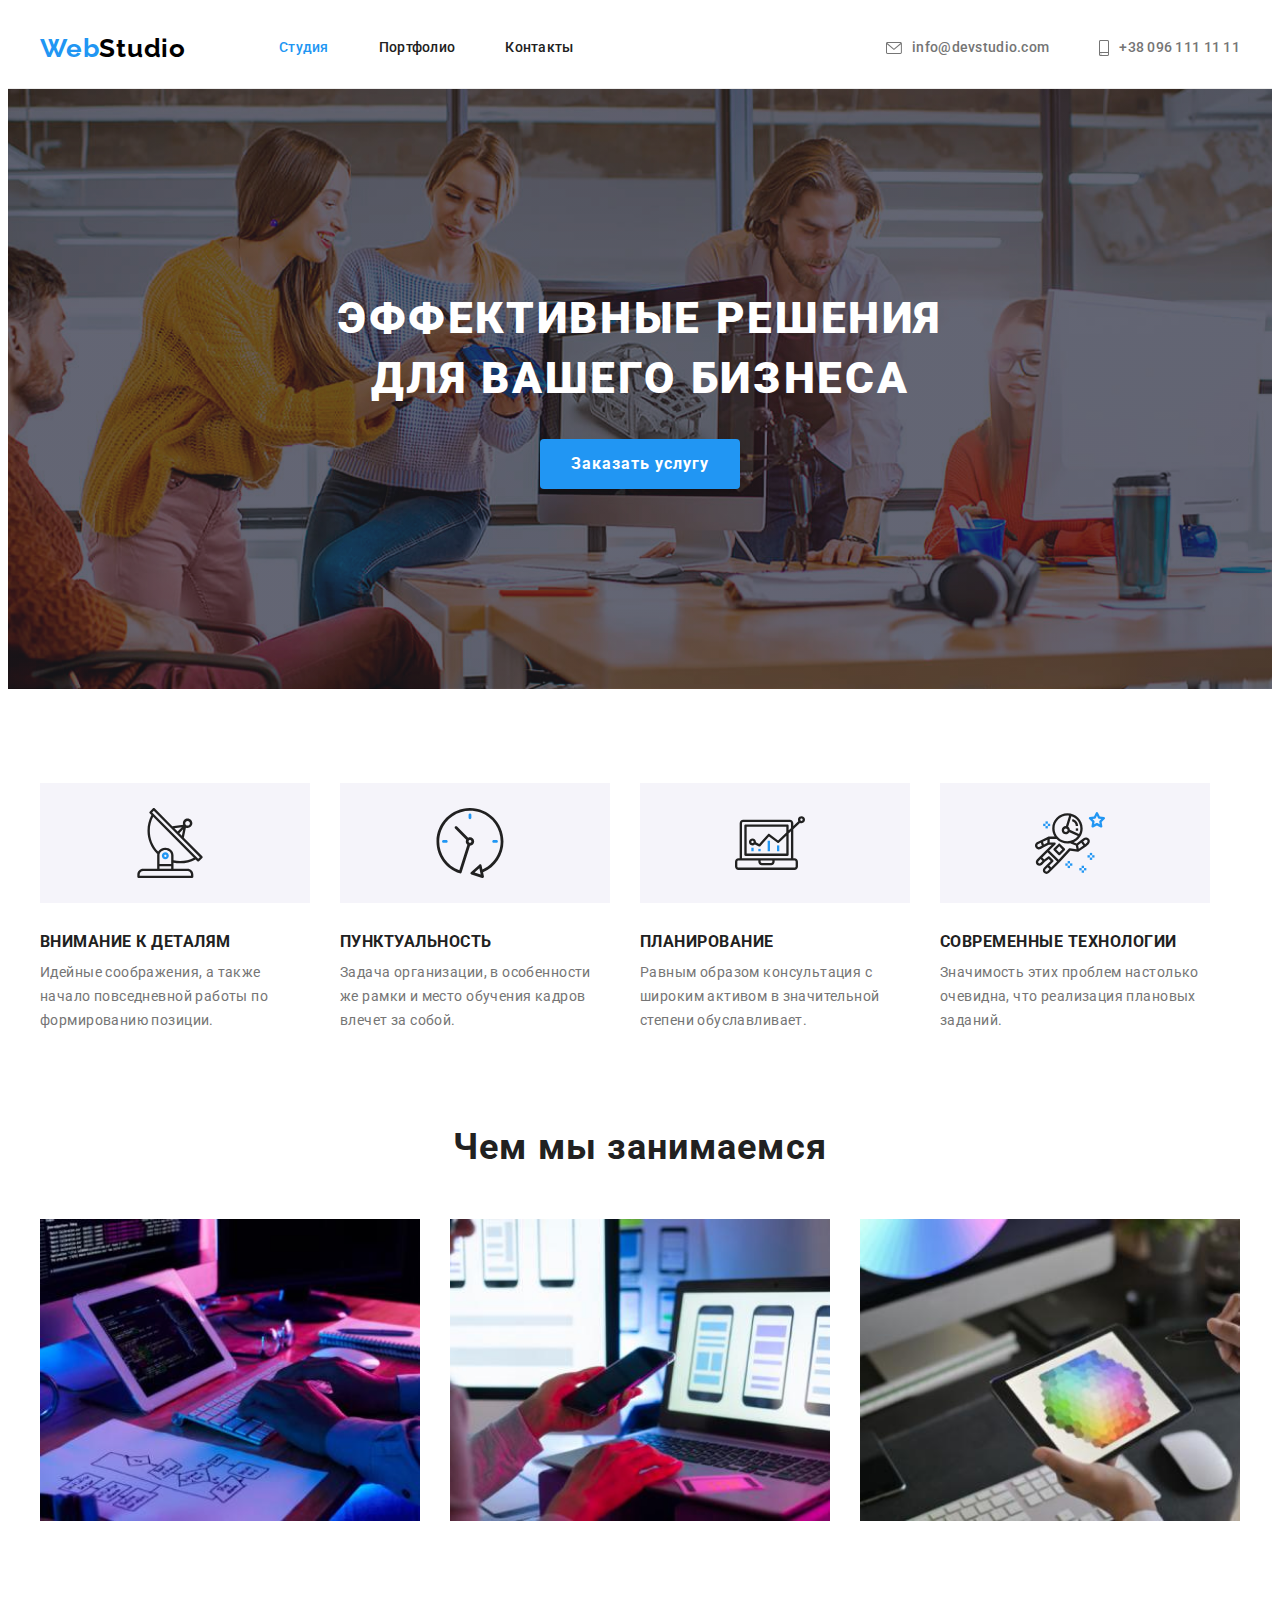
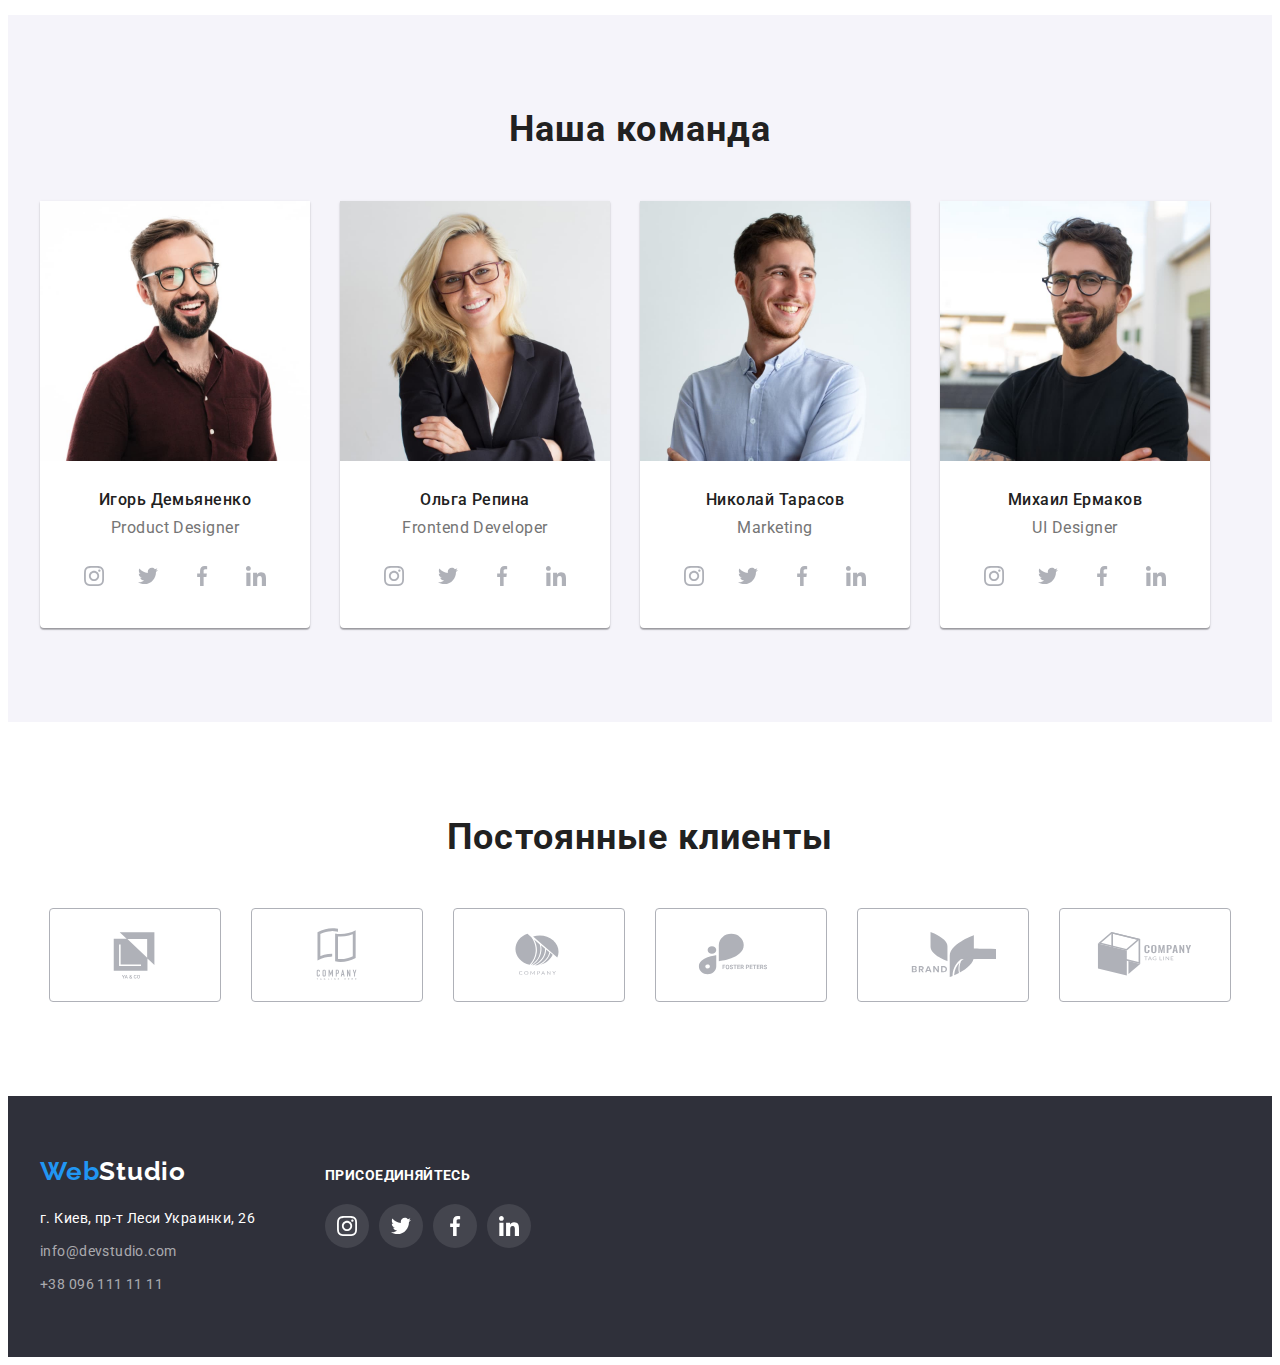
<file: index.html>
<!DOCTYPE html>
<html lang="ru">
  <head>
    <meta charset="UTF-8" />
    <meta http-equiv="X-UA-Compatible" content="IE=edge" />
    <meta name="viewport" content="width=device-width, initial-scale=1.0" />
    <link rel="preconnect" href="https://fonts.googleapis.com" />
    <link rel="preconnect" href="https://fonts.gstatic.com" crossorigin />
    <link href="https://fonts.googleapis.com/css2?family=Raleway:wght@700&family=Roboto:wght@400;500;700;900&display=swap" rel="stylesheet" />
    <title>WebStudio</title>
    <link rel="stylesheet" href="https://cdnjs.cloudflare.com/ajax/libs/modern-normalize/1.1.0/modern-normalize.min.css" integrity="sha512-wpPYUAdjBVSE4KJnH1VR1HeZfpl1ub8YT/NKx4PuQ5NmX2tKuGu6U/JRp5y+Y8XG2tV+wKQpNHVUX03MfMFn9Q==" crossorigin="anonymous" referrerpolicy="no-referrer" />
    <link rel="stylesheet" href="./css/styles.css" />
  </head>
  <body>
    <!--Шапка сайта-->
    <header class="header">
      <div class="container header-container">
        <nav class="header-nav">
          <a class="header-logo link" href=""><span class="footer-logo-first-word">Web</span>Studio</a>
          <ul class="header-nav-list list">
            <li class="header-item"><a class="header-link link" href="./index.html"><span class="activ-studio">Студия</span></a></li>
            <li class="header-item"><a class="header-link link" href="./portfolio.html">Портфолио</a></li>
            <li class="header-item"><a class="header-link link" href="">Контакты</a></li>
          </ul>
        </nav>
          <ul class="header-contact-list list">
            <li class="header-contact-item">
              <a class="header-mail link" href="mailto:info@devstudio.com">
                <svg class="header-contact-icon" width="16" height="12">
                <use href="./images/icons/symbol-defs.svg#icon-header-mail"></use>
              </svg>
              info@devstudio.com</a></li>
            <li class="header-contact-item">
              <a class="header-tel link" href="tel:+380961111111">
                <svg class="header-contact-icon" width="10" height="16">
                <use href="./images/icons/symbol-defs.svg#icon-header-tel"></use>
              </svg>
              +38 096 111 11 11</a></li>
          </ul>
        </div>
    </header>
    <!--Основной (уникальный) контент-->
    <main>

      <!--------------------------Section 1------------------->

      <section class="hero">
        <div class="container">
        <h1 class="hero-title">Эффективные решения для вашего бизнеса</h1>
        <button class="hero-btn" type="button"><a class="hero-btn-text">Заказать услугу</a></button>
      </div>
      </section>
      <section class="quality">
        <div class="container">
        <!--СКРЫТЬ ЗАГЛАВИЕ СSS-->
        <h2 class="visually-hidden">"Наши качества"</h2>
        <!--СКРЫТЬ ЗАГЛАВИЕ СSS-->
        <ul class="quality-list list">
          <li class="quality-item">
            <div class="quality-item-icon">
              <svg class="header-contact-icon" width="70" height="70">
                <use href="./images/icons/symbol-defs.svg#icon-anten">
                </use>
              </svg>
            </div>
            <h3 class="quality-title">Внимание к деталям</h3>
            <p class="quality-text">
              Идейные соображения, а также начало повседневной работы по
              формированию позиции.
            </p>
          </li>
          <li class="quality-item">
            <div class="quality-item-icon">
              <svg class="header-contact-icon" width="70" height="70">
                <use href="./images/icons/symbol-defs.svg#icon-clock"></use>
              </svg>
            </div>
            <h3 class="quality-title">Пунктуальность</h3>
            <p class="quality-text">
              Задача организации, в особенности же рамки и место обучения кадров
              влечет за собой.
            </p>
          </li>
          <li class="quality-item">
            <div class="quality-item-icon">
                            <svg class="header-contact-icon" width="70" height="70">
                <use href="./images/icons/symbol-defs.svg#icon-schedule"></use>
              </svg>
            </div>
            <h3 class="quality-title">Планирование</h3>
            <p class="quality-text">
              Равным образом консультация с широким активом в значительной
              степени обуславливает.
            </p>
          </li>
          <li class="quality-item">
            <div class="quality-item-icon">
                            <svg class="header-contact-icon" width="70" height="70">
                <use href="./images/icons/symbol-defs.svg#icon-astronaut"></use>
              </svg>
            </div>
            <h3 class="quality-title">Современные технологии</h3>
            <p class="quality-text">
              Значимость этих проблем настолько очевидна, что реализация
              плановых заданий.
            </p>
          </li>
        </ul>
      </div>
      </section>

      <!--------------------------Section 2------------------->

      <section class="about">
        <div class="container">
        <h2 class="about-title">Чем мы занимаемся</h2>
        <ul class="about-list list">
          <li class="about-item">
            <img class="img about-img"
              src="./images/img1.jpg"
              alt="Работа с планшетом."
              width="370"
              height="294"
            />
          </li>
          <li class="about-item">
            <img class="img about-img"
              src="./images/img2.jpg"
              alt="Работа с телефоном."
              width="370"
              height="294"
            />
          </li>
          <li class="about-item">
            <img class="img about-img"
              src="./images/img3.jpg"
              alt="Работа с цветовой палитрой."
              width="370"
              height="294"
            />
          </li>
        </ul>
      </div>
      </section>

      <!--------------------------Section 3--------------------->

      <section class="team">
        <div class="container">
        <h2 class="team-title">Наша команда</h2>
        <ul class="team-list list">
          <li class="team-item">
            <img class="img-item"
              src="./images/persons/1_Ihor_Demyanenko.jpg"
              alt="Игорь Демьяненко"
              width="270"
              height="260"
            />
            <div class="team-text">
            <h3 class="team-subtitle">Игорь Демьяненко</h3>
            <p class="team-desc" lang="en">Product Designer</p>
            <ul class="team-soc-list list">
              <li class="team-soc-item">
                <a href="" class="team-soc-link link">
                  <svg class="team-soc-icon" width="20" height="20">
                    <use href="./images/icons/symbol-defs.svg#team-soc-icon-instagram"></use>
                  </svg>
                </a>
              </li>
              <li class="team-soc-item">
                <a href="" class="team-soc-link link">
                  <svg class="team-soc-icon" width="20" height="20">
                  <use href="./images/icons/symbol-defs.svg#team-soc-icon-twitter"></use>
                </svg>
              </a>
              </li>
              <li class="team-soc-item">
                <a href="" class="team-soc-link link">
                  <svg class="team-soc-icon" width="20" height="20">
                  <use href="./images/icons/symbol-defs.svg#team-soc-icon-facebook"></use>
                </svg>
              </a>
              </li>
              <li class="team-soc-item">
                <a href="" class="team-soc-link link">
                  <svg class="team-soc-icon" width="20" height="20">
                  <use href="./images/icons/symbol-defs.svg#team-soc-icon-linkedin"></use>
                </svg>
              </a>
              </li>
            </ul>
          </div>

          </li>
          <li class="team-item">
            <img class="img-item"
              src="./images/persons/2_Olga_Repina.jpg"
              alt="Ольга Репина"
              width="270"
              height="260"
            />
            <div class="team-text">
            <h3 class="team-subtitle">Ольга Репина</h3>
            <p class="team-desc" lang="en">Frontend Developer</p>
            <ul class="team-soc-list list">
              <li class="team-soc-item">
                <a href="" class="team-soc-link link">
                  <svg class="team-soc-icon" width="20" height="20">
                    <use href="./images/icons/symbol-defs.svg#team-soc-icon-instagram"></use>
                  </svg>
                </a>
              </li>
              <li class="team-soc-item">
                <a href="" class="team-soc-link link">
                  <svg class="team-soc-icon" width="20" height="20">
                  <use href="./images/icons/symbol-defs.svg#team-soc-icon-twitter"></use>
                </svg>
              </a>
              </li>
              <li class="team-soc-item">
                <a href="" class="team-soc-link link">
                  <svg class="team-soc-icon" width="20" height="20">
                  <use href="./images/icons/symbol-defs.svg#team-soc-icon-facebook"></use>
                </svg>
              </a>
              </li>
              <li class="team-soc-item">
                <a href="" class="team-soc-link link">
                  <svg class="team-soc-icon" width="20" height="20">
                  <use href="./images/icons/symbol-defs.svg#team-soc-icon-linkedin"></use>
                </svg>
              </a>
              </li>
            </ul>
          </div>

          </li>
          <li class="team-item">
            <img class="img-item"
              src="./images/persons/3_Nikolay_Taraso.jpg"
              alt="Николай Тарасов"
              width="270"
              height="260"
            />
            <div class="team-text">
            <h3 class="team-subtitle">Николай Тарасов</h3>
            <p class="team-desc" lang="en">Marketing</p>
            <ul class="team-soc-list list">
              <li class="team-soc-item">
                <a href="" class="team-soc-link link">
                  <svg class="team-soc-icon" width="20" height="20">
                    <use href="./images/icons/symbol-defs.svg#team-soc-icon-instagram"></use>
                  </svg>
                </a>
              </li>
              <li class="team-soc-item">
                <a href="" class="team-soc-link link">
                  <svg class="team-soc-icon" width="20" height="20">
                  <use href="./images/icons/symbol-defs.svg#team-soc-icon-twitter"></use>
                </svg>
              </a>
              </li>
              <li class="team-soc-item">
                <a href="" class="team-soc-link link">
                  <svg class="team-soc-icon" width="20" height="20">
                  <use href="./images/icons/symbol-defs.svg#team-soc-icon-facebook"></use>
                </svg>
              </a>
              </li>
              <li class="team-soc-item">
                <a href="" class="team-soc-link link">
                  <svg class="team-soc-icon" width="20" height="20">
                  <use href="./images/icons/symbol-defs.svg#team-soc-icon-linkedin"></use>
                </svg>
              </a>
              </li>
            </ul>
          </div>

          </li>
          <li class="team-item">
            <img class="img-item"
              src="./images/persons/4_Mikhail_Ermakov.jpg"
              alt="Михаил Ермаков"
              width="270"
              height="260"
              />
              <div class="team-text">
            <h3 class="team-subtitle">Михаил Ермаков</h3>
            <p class="team-desc" lang="en">UI Designer</p>
            <ul class="team-soc-list list">
              <li class="team-soc-item">
                <a href="" class="team-soc-link link">
                  <svg class="team-soc-icon" width="20" height="20">
                    <use href="./images/icons/symbol-defs.svg#team-soc-icon-instagram"></use>
                  </svg>
                </a>
              </li>
              <li class="team-soc-item">
                <a href="" class="team-soc-link link">
                  <svg class="team-soc-icon" width="20" height="20">
                  <use href="./images/icons/symbol-defs.svg#team-soc-icon-twitter"></use>
                </svg>
              </a>
              </li>
              <li class="team-soc-item">
                <a href="" class="team-soc-link link">
                  <svg class="team-soc-icon" width="20" height="20">
                  <use href="./images/icons/symbol-defs.svg#team-soc-icon-facebook"></use>
                </svg>
              </a>
              </li>
              <li class="team-soc-item">
                <a href="" class="team-soc-link link">
                  <svg class="team-soc-icon" width="20" height="20">
                  <use href="./images/icons/symbol-defs.svg#team-soc-icon-linkedin"></use>
                </svg>
              </a>
              </li>
            </ul>
          </div>

          </li>
        </ul>
      </div>
      </section>

      <!-- --------------------Section 4-------------------->
      <!----------------- clients ----------------->

      <section class="clients section">
        <div class="container">
          <h2 class="client-title">Постоянные клиенты</h2>
          <ul class="client-list list">
            <li class="client-item">
              <a href="" class="client-link link">
                <svg class="client-icon" width="106" height="60">
                  <use href="./images/icons/symbol-defs.svg#icon-first-logo"></use>
                </svg>
              </a>
            </li>
            <li class="client-item">
              <a href="" class="client-link link">
                <svg class="client-icon" width="106" height="60">
                  <use href="./images/icons/symbol-defs.svg#icon-second-logo"></use>
                </svg>
              </a>
            </li>
            <li class="client-item">
              <a href="" class="client-link link">
                <svg class="client-icon" width="106" height="60">
                  <use href="./images/icons/symbol-defs.svg#icon-third-logo"></use>
                </svg>
              </a>
            </li>
            <li class="client-item">
              <a href="" class="client-link link">
                <svg class="client-icon" width="106" height="60">
                  <use href="./images/icons/symbol-defs.svg#icon-fourth-logo"></use>
                </svg>
              </a>
            </li>
            <li class="client-item">
              <a href="" class="client-link link">
                <svg class="client-icon" width="106" height="60">
                  <use href="./images/icons/symbol-defs.svg#icon-fifth-logo"></use>
                </svg>
              </a>
            </li>
            <li class="client-item">
              <a href="" class="client-link link">
                <svg class="client-icon" width="106" height="60">
                  <use href="./images/icons/symbol-defs.svg#icon-sixth-logo"></use>
                </svg>
              </a>
            </li>
          </ul>
        </div>
      </section>
    </main>

    <!-------------------------footer----------------->

    <footer class="footer">
      <div class="container">
        <div class="footer-contact">
      <a class="footer-logo link" href=""><span class="footer-logo-first-word">Web</span>Studio</a>
      <address class="footer-address">
        <ul class="footer-address-list list">
          <li class="footer-address-item">
            <a class="footer-address-maps link" href="https://www.google.com/maps/place/%D0%B1%D1%83%D0%BB.+%D0%9B%D0%B5%D1%81%D0%B8+%D0%A3%D0%BA%D1%80%D0%B0%D0%B8%D0%BD%D0%BA%D0%B8,+26,+%D0%9A%D0%B8%D0%B5%D0%B2,+%D0%A3%D0%BA%D1%80%D0%B0%D0%B8%D0%BD%D0%B0,+02000/@50.4265807,30.5361971,17z/data=!3m1!4b1!4m5!3m4!1s0x40d4cf0e033ecbe9:0x57a4dffefec77da0!8m2!3d50.4265807!4d30.5383858" target="blank">г. Киев, пр-т Леси Украинки, 26</a>
          </li>
          <li class="footer-address-item"><a class="footer-address-mail link" href="mailto:info@devstudio.com">info@devstudio.com</a></li>
          <li class="footer-address-item"><a class="footer-address-tel link" href="tel:+380961111111">+38 096 111 11 11</a></li>
        </ul>
      </address>
    </div>
    <div class="footer-links">
      <h2 class="footer-links-title">присоединяйтесь</h2>
                <ul class="footer-soc-list list">
            <li class="footer-soc-item">
              <a href="" class="footer-soc-link link">
                <svg class="footer-soc-icon" width="20" height="20">
                  <use href="./images/icons/symbol-defs.svg#footer-soc-icon-instagram">
                  </use>
                </svg>
              </a>
            </li>
            <li class="footer-soc-item">
              <a href="" class="footer-soc-link link">
                <svg class="footer-soc-icon" width="20" height="20">
                <use href="./images/icons/symbol-defs.svg#footer-soc-icon-twitter">
                </use>
              </svg>
            </a>
            </li>
            <li class="footer-soc-item">
              <a href="" class="footer-soc-link link">
                <svg class="footer-soc-icon" width="20" height="20">
                <use href="./images/icons/symbol-defs.svg#footer-soc-icon-facebook">
                </use>
              </svg></a>
            </li>
            <li class="footer-soc-item">
              <a href="" class="footer-soc-link link">
                <svg class="footer-soc-icon" width="20" height="20">
                <use href="./images/icons/symbol-defs.svg#footer-soc-icon-linkedin">
                </use>
              </svg></a>
            </li>
          </ul>
      </div>
    </div>
    </footer>
  </body>
</html>
</file>
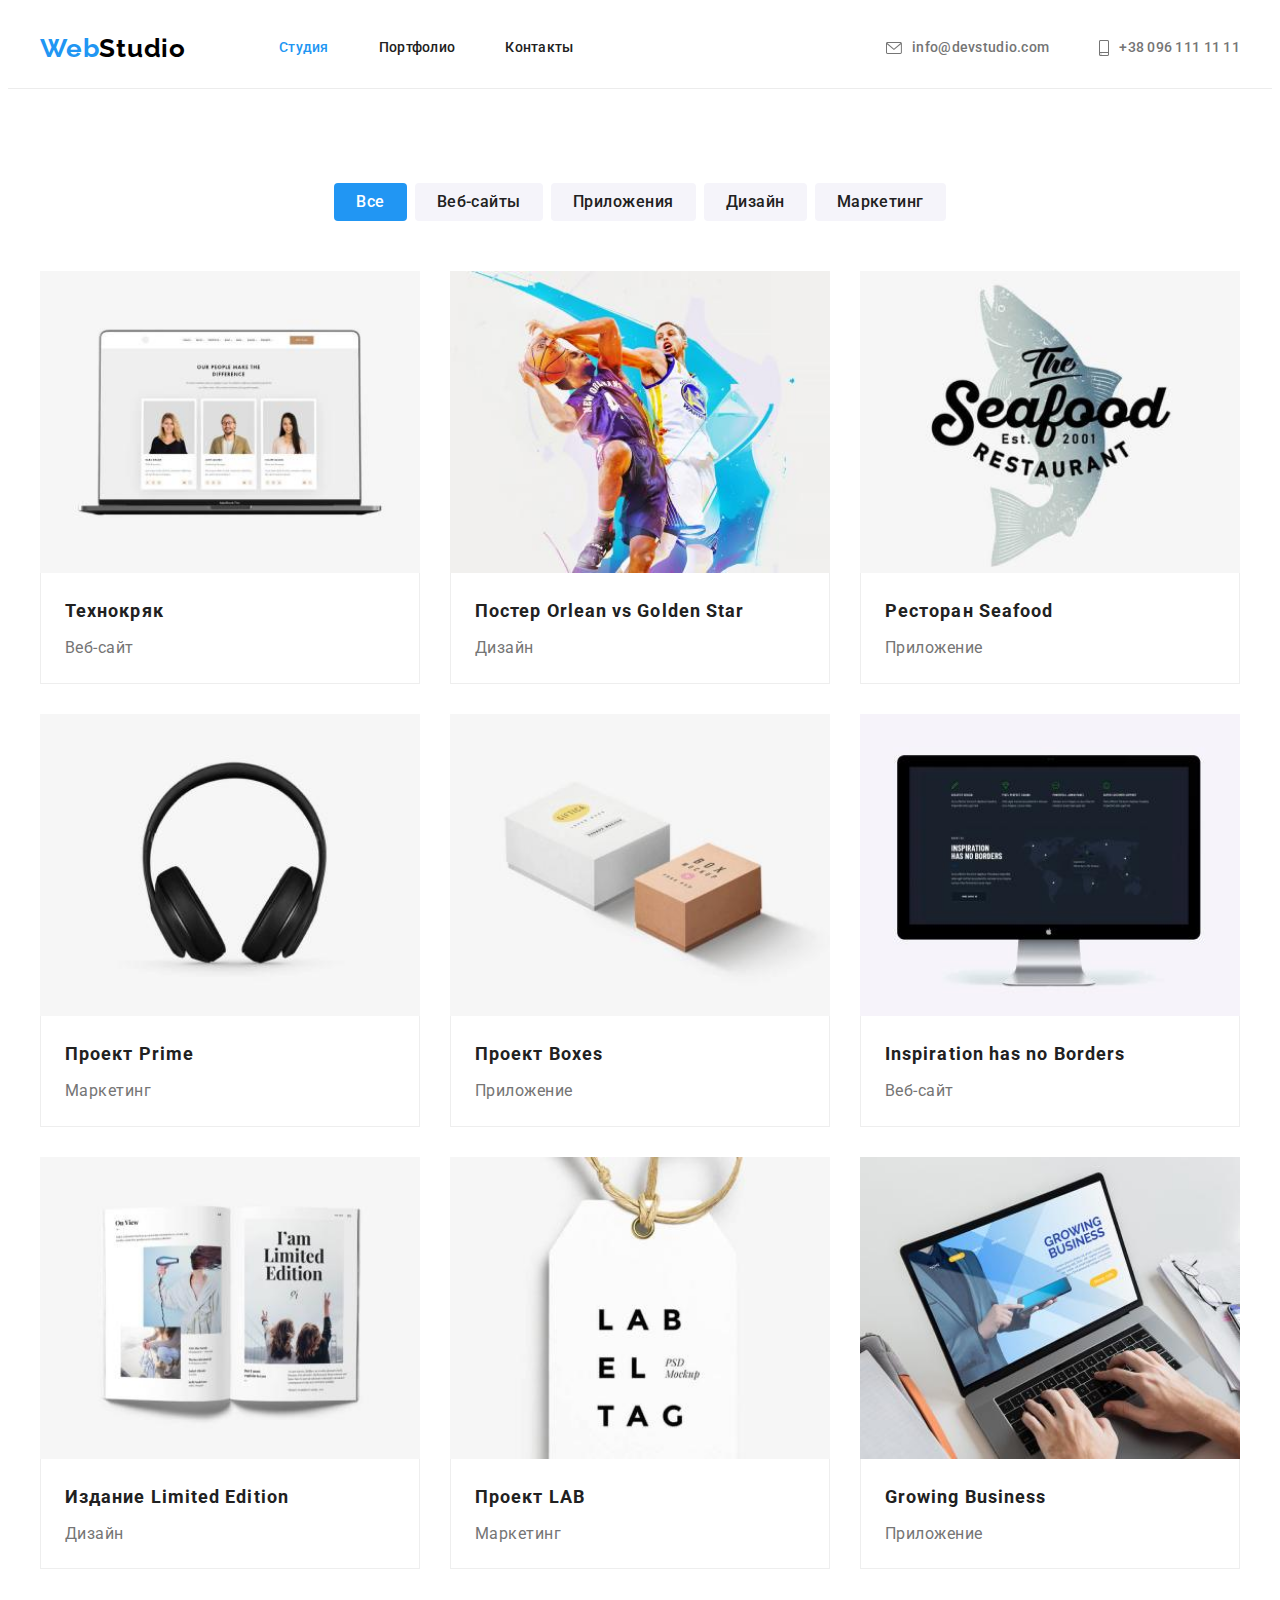
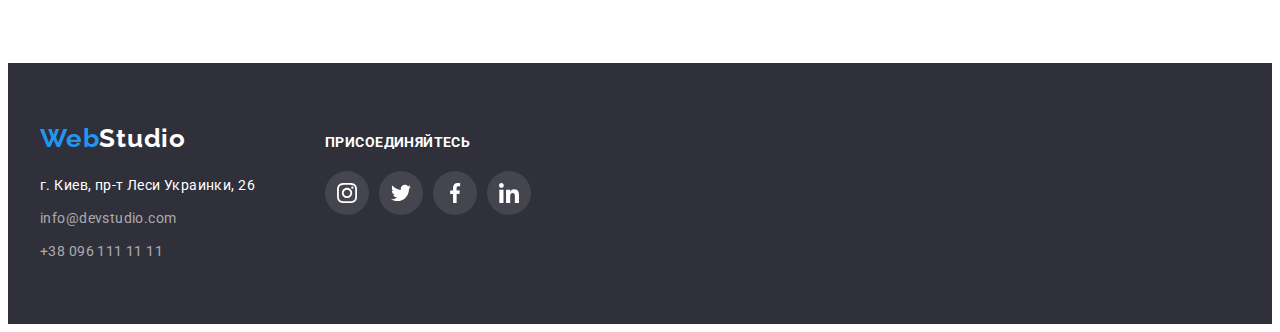
<file: portfolio.html>
<!DOCTYPE html>
<html lang="ru">
  <head>
    <meta charset="UTF-8" />
    <meta http-equiv="X-UA-Compatible" content="IE=edge" />
    <meta name="viewport" content="width=device-width, initial-scale=1.0" />
    <link rel="preconnect" href="https://fonts.googleapis.com" />
    <link rel="preconnect" href="https://fonts.gstatic.com" crossorigin />
    <link href="https://fonts.googleapis.com/css2?family=Raleway:wght@700&family=Roboto:wght@400;500;700;900&display=swap" rel="stylesheet" />
    <title>WebStudio</title>
    <link rel="stylesheet" href="./css/styles.css" />
  </head>
  <body>
    <!--header-->
    <header class="header">
      <div class="container header-container">
        <nav class="header-nav">
          <a class="header-logo link" href=""><span class="footer-logo-first-word">Web</span>Studio</a>
          <ul class="header-nav-list list">
            <li class="header-item"><a class="header-link link" href="./index.html"><span class="activ-studio">Студия</span></a></li>
            <li class="header-item"><a class="header-link link" href="./portfolio.html">Портфолио</a></li>
            <li class="header-item"><a class="header-link link" href="">Контакты</a></li>
          </ul>
        </nav>
          <ul class="header-contact-list list">
            <li class="header-contact-item">
              <a class="header-mail link" href="mailto:info@devstudio.com">
                <svg class="header-contact-icon" width="16" height="12">
                <use href="./images/icons/symbol-defs.svg#icon-header-mail"></use>
              </svg>
              info@devstudio.com</a></li>
            <li class="header-contact-item">
              <a class="header-tel link" href="tel:+380961111111">
                <svg class="header-contact-icon" width="10" height="16">
                <use href="./images/icons/symbol-defs.svg#icon-header-tel"></use>
              </svg>
              +38 096 111 11 11</a></li>
          </ul>
        </div>
    </header>
    <!--main-->
    <main>
      <!--section 1-->
      <section class="services">
        <!--cкрытое заглавие-->
        <h1 class="visually-hidden">"Наши услуги"</h1>
        <!--cкрытое заглавие-->
        <div class="container">
        <ul class="services-list list">
          <li class="services-item">
            <button type="button" class="activ-btn">Все</button>
          </li>
          <li class="services-item">
            <button type="button" class="services-btn">Веб-сайты</button>
          </li>
          <li class="services-item">
            <button type="button" class="services-btn">Приложения</button>
          </li>
          <li class="services-item">
            <button type="button" class="services-btn">Дизайн</button>
          </li>
          <li class="services-item">
            <button type="button" class="services-btn">Маркетинг</button>
          </li>
        </ul>

        <!--============= example =========-->

        <ul class="example-list list">
          <li class="example-item">
            <a href="" class="example-link link">
            <img class="img img-example"
              src="./images/portfolio/portfolio1.jpg"
              alt="Технокряк"
              width="370"
              height="294"
            />
            <div class="example-text"> 
            <h3 class="example-title">Технокряк</h3>
            <p class="example-desc">Веб-сайт</p>
            </div>
            </a>
          </li>
          <li class="example-item">
            <a href="" class="example-link link">
            <img class="img img-example"
              src="./images/portfolio/portfolio2.jpg"
              alt="Постер New Orlean vs Golden Star"
              width="370"
              height="294"
            />
            <div class="example-text">
            <h3 class="example-title">Постер <span lang="en">Orlean vs Golden Star</span></h3>
            <p class="example-desc">Дизайн</p>
          </div>
          </a>
          </li>
          <li class="example-item">
            <a href="" class="example-link link">
            <img class="img img-example"
              src="./images/portfolio/portfolio3.jpg"
              alt="Ресторан Seafood"
              width="370"
              height="294"
            />
            <div class="example-text">
            <h3 class="example-title">Ресторан <span lang="en">Seafood</span></h3>
            <p class="example-desc">Приложение</p>
          </div>
          </a>
          </li>
          <li class="example-item">
            <a href="" class="example-link link">
            <img class="img img-example"
              src="./images/portfolio/portfolio4.jpg"
              alt="Проект Prime"
              width="370"
              height="294"
            />
            <div class="example-text">
            <h3 class="example-title">Проект <span lang="en">Prime</span></h3>
            <p class="example-desc">Маркетинг</p>
          </div>
          </a>
          </li>
          <li class="example-item">
            <a href="" class="example-link link">
            <img class="img img-example"
              src="./images/portfolio/portfolio5.jpg"
              alt="Проект Boxes"
              width="370"
              height="294"
            />
            <div class="example-text">
            <h3 class="example-title">Проект <span lang="en">Boxes</span></h3>
            <p class="example-desc">Приложение</p>
          </div>
          </a>
          </li>
          <li class="example-item">
            <a href="" class="example-link link">
            <img class="img img-example"
              src="./images/portfolio/portfolio6.jpg"
              alt="Inspiration has no Borders"
              width="370"
              height="294"
            />
            <div class="example-text">
            <h3 class="example-title" lang="en">Inspiration has no Borders</h3>
            <p class="example-desc">Веб-сайт</p>
          </div>
          </a>
          </li>
          <li class="example-item">
            <a href="" class="example-link link">
            <img class="img img-example"
              src="./images/portfolio/portfolio7.jpg"
              alt="Издание Limited Edition"
              width="370"
              height="294"
            />
            <div class="example-text">
            <h3 class="example-title">Издание <span lang="en">Limited Edition</span></h3>
            <p class="example-desc">Дизайн</p>
          </div>
          </a>
          </li>
          <li class="example-item">
            <a href="" class="example-link link">
            <img class="img img-example"
              src="./images/portfolio/portfolio8.jpg"
              alt="Проект LAB"
              width="370"
              height="294"
            />
            <div class="example-text">
            <h3 class="example-title">Проект <span lang="en">LAB</span></h3>
            <p class="example-desc">Маркетинг</p>
          </div>
          </a>
          </li>
          <li class="example-item">
            <a href="" class="example-link link">
            <img class="img img-example"
              src="./images/portfolio/portfolio9.jpg"
              alt="Growing Business"
              width="370"
              height="294"
            />
            <div class="example-text">
            <h3 class="example-title" lang="en">Growing Business</h3>
            <p class="example-desc">Приложение</p>
            </div>
            </a>
          </li>
        </ul>
      </div>
      </section>
    </main>
    
    <!----------------------footer------------------->

    <footer class="footer">
      <div class="container">
        <div class="footer-contact">
      <a class="footer-logo link" href=""><span class="footer-logo-first-word">Web</span>Studio</a>
      <address class="footer-address">
        <ul class="footer-address-list list">
          <li class="footer-address-item">
            <a class="footer-address-maps link" href="https://www.google.com/maps/place/%D0%B1%D1%83%D0%BB.+%D0%9B%D0%B5%D1%81%D0%B8+%D0%A3%D0%BA%D1%80%D0%B0%D0%B8%D0%BD%D0%BA%D0%B8,+26,+%D0%9A%D0%B8%D0%B5%D0%B2,+%D0%A3%D0%BA%D1%80%D0%B0%D0%B8%D0%BD%D0%B0,+02000/@50.4265807,30.5361971,17z/data=!3m1!4b1!4m5!3m4!1s0x40d4cf0e033ecbe9:0x57a4dffefec77da0!8m2!3d50.4265807!4d30.5383858" target="blank">г. Киев, пр-т Леси Украинки, 26</a>
          </li>
          <li class="footer-address-item"><a class="footer-address-mail link" href="mailto:info@devstudio.com">info@devstudio.com</a></li>
          <li class="footer-address-item"><a class="footer-address-tel link" href="tel:+380961111111">+38 096 111 11 11</a></li>
        </ul>
      </address>
    </div>
    <div class="footer-links">
      <h2 class="footer-links-title">присоединяйтесь</h2>
                <ul class="footer-soc-list list">
            <li class="footer-soc-item">
              <a href="" class="footer-soc-link link">
                <svg class="footer-soc-icon" width="20" height="20">
                  <use href="./images/icons/symbol-defs.svg#footer-soc-icon-instagram">
                  </use>
                </svg>
              </a>
            </li>
            <li class="footer-soc-item">
              <a href="" class="footer-soc-link link">
                <svg class="footer-soc-icon" width="20" height="20">
                <use href="./images/icons/symbol-defs.svg#footer-soc-icon-twitter">
                </use>
              </svg>
            </a>
            </li>
            <li class="footer-soc-item">
              <a href="" class="footer-soc-link link">
                <svg class="footer-soc-icon" width="20" height="20">
                <use href="./images/icons/symbol-defs.svg#footer-soc-icon-facebook">
                </use>
              </svg></a>
            </li>
            <li class="footer-soc-item">
              <a href="" class="footer-soc-link link">
                <svg class="footer-soc-icon" width="20" height="20">
                <use href="./images/icons/symbol-defs.svg#footer-soc-icon-linkedin">
                </use>
              </svg></a>
            </li>
          </ul>
      </div>
    </div>
    </footer>
  </body>
</html>
</file>
<file: css/styles.css>
:root {
--contact-text-color: #757575;
--header-hover-color: #2196F3;
--first-background-color: #2F303A;
--second-background-color: #F5F4FA;
--third-background-color: #ffffff;
--logo-text-color: #000000;
--hero-btn-hover-background-color: #188CE8;
--title-color:#212121;
--text-color: #757575;
--footer-address-color: rgba(255, 255, 255, 0.6);

}

body {
    font-family: "Roboto", sans-serif; 
    font-weight: 400;
    font-size: 14px;
    background-color: var(--third-background-color);
}

p,
h1,
h2,
h3,
h4,
h5,
h6 {
margin: 0;
}

ul,
ol {
margin: 0;
padding-left: 0;
}

img {
    display: block;
    max-width: 100%;
    min-width: 100%;
    height: auto;
}

.list {
    list-style: none;
}

.link {
    text-decoration: none;
}

.container {
    width: 1200px;
padding-left: 15px;
padding-right: 15px;
margin: 0 auto;
/* outline: 2px solid red; */
}

section {
    padding: 94px 0;
}

/*-------------HEADER--------*/

.header {
    background-color: var(--third-background-color);
    border-bottom: 1px solid #ececec;
}

.header-container {
    display: flex;
}

.header-logo {
text-decoration: none;
font-family: "Raleway", sans-serif;
font-style: normal;
font-weight: 700;
font-size: 26px;
line-height: 1.19;
letter-spacing: 0.03em;
color: var(--logo-text-color);
margin-right: 93px;
}

.header-logo-first-word {
    color: var(--header-hover-color);
}

.header-nav{
    display: flex;
    align-items: center;
}

.header-nav-list {
    display: flex;
    align-items: center;
}

.header-item:not(:last-child) {
    margin-right: 50px;
}

.header-contact-list {
    display: flex;
    align-items: center;
    margin-left: auto;
}

.header-contact-item{
    display: block;
}

.header-contact-item:not(:first-child) {
    margin-left: 50px;
}

.activ-studio,
.activ-portfolio {
    color: var(--header-hover-color);
}

.header-link {
    display: block;
font-weight: 500;
line-height: 1.14;
letter-spacing: 0.02em;
color: var(--title-color);
padding: 32px 0;
}

.header-link:hover,
.header-link:focus {
color: var(--header-hover-color);
}

.header-tel {
    font-weight: 500;
    line-height: 1.14;
    letter-spacing: 0.02em;
    color: var(--contact-text-color);
    display: flex;
    align-items: center;
    padding: 32px 0;
}

.header-mail {
    font-weight: 500;
    line-height: 1.14;
    letter-spacing: 0.02em;
    color: var(--contact-text-color);
    display: flex;
    align-items: center;
    padding: 32px 0;
}

.header-contact-icon {
    fill: currentColor;
    margin-right: 10px;
}

.header-tel:hover,
.header-tel:focus,
.header-mail:hover,
.header-mail:focus {
    color: var(--header-hover-color);
}

/*-------------------------HERO----------------------------*/

.hero {
    max-width: 1600px;
    margin: 0 auto;
    background-color: var(--first-background-color);
    background-image: linear-gradient(rgba(47, 48, 58, 0.4), rgba(47, 48, 58, 0.4)), url(../images/hero-img.png);
    background-repeat: no-repeat;
    background-position: center;
    background-size: cover;
    padding:200px 0;
}

.hero-title {
font-weight: 900;
font-size: 44px;
line-height: 1.36;
text-align: center;
letter-spacing: 0.06em;
text-transform: uppercase;
color: var(--third-background-color);
max-width: 696px;
margin: 0 auto;
margin-bottom: 30px;
}

.hero-btn {
    font-family: inherit;
font-weight: 700;
font-size: 16px;
line-height: 1.87;
display: block;
align-items: center;
text-align: center;
letter-spacing: 0.06em;
background: var(--header-hover-color);
color: var(--third-background-color);
cursor: pointer;
margin: 0 auto;
height: 50px;
min-width: 200px;
box-shadow: 0px 4px 4px rgba(0, 0, 0, 0.15);
border-radius: 4px;
border: none;
}

.hero-btn-text {
    margin: auto;
}

.hero-btn:hover,
.hero-btn:focus {
    background-color: var(--hero-btn-hover-background-color);
    color: var(--third-background-color);
}

/*-------------quality--------*/


.quality {
    padding-bottom: 0;
}

.visually-hidden {
    position: absolute;
    white-space: nowrap;
    width: 1px;
    height: 1px;
    overflow: hidden;
    border: 0;
    padding: 0;
    clip: rect(0 0 0 0);
    clip-path: inset(50%);
    margin: -1px;
}

.quality-list {
    display: flex;
}

.quality-item:not(:last-child) {
    margin-right: 30px;
}

.quality-item-icon {
    display: flex;
    width: 270px;
    height: 120px;
    background-color: var(--second-background-color);
    align-items: center;
    justify-content: center;
    margin-bottom: 30px;
}

.quality-title {
font-weight: 700;
line-height: 1.14;
letter-spacing: 0.03em;
text-transform: uppercase;
color: var(--title-color);
margin-bottom: 10px;
max-width: 270px;
}

.quality-text {
line-height: 1.71;
letter-spacing: 0.03em;
color: var(--text-color);
max-width: 270px;
}

/*-------------about--------*/

.about-title {
font-weight: 700;
font-size: 36px;
line-height: 1.16;
text-align: center;
letter-spacing: 0.03em;
color: var(--title-color);
margin: 0 auto;
margin-bottom: 50px;
}

.about-list {
    display: flex;
    margin-left: -30px;
/*     padding-bottom: 94px; */
}

.about-item {
    flex-basis: calc(100% / 3 - 30px);
    margin-left: 30px;
}

/*-------------team--------*/

.team {
    background-color: var(--second-background-color);
}

.team-title {
    font-weight: 700;
font-size: 36px;
line-height: 1.16;
text-align: center;
letter-spacing: 0.03em;
color: var(--title-color);
margin: 0 auto;
margin-bottom: 50px;
}

/* .about-list {
    display: flex;
    margin-left: -30px;
}

.about-item {
    flex-basis: calc(100% / 3 - 30px);
    margin-left: 30px;
}

.about-img {
    margin-bottom: 94px;
} */

/* .our-team-list > li:not(:last-child){
  margin-right: 30px;
} */

.team-list {
    display: flex;
/*     padding-top: 94px;
    padding-bottom: 94px; */
}

.team-item {
    background: #FFFFFF;
box-shadow: 0px 1px 3px rgba(0, 0, 0, 0.12), 0px 1px 1px rgba(0, 0, 0, 0.14), 0px 2px 1px rgba(0, 0, 0, 0.2);
border-radius: 0px 0px 4px 4px;
}

.team-list > li:not(:last-child){
    margin-right: 30px;
} 

.team-text {
    padding: 30px 0;
}

.team-subtitle{
    font-weight: 500;
font-size: 16px;
line-height: 1.18;
text-align: center;
letter-spacing: 0.03em;
color: var(--title-color);
margin-bottom: 10px;
}

.team-desc {
font-size: 16px;
line-height: 1.18;
text-align: center;
letter-spacing: 0.03em;
color: var(--text-color);
margin-bottom: 16px;
}

.team-soc-list {
    display: flex;
    justify-content: center;
}

.team-soc-link {
    display: inline-flex;
    width: 44px;
    height: 44px;
    border-radius: 50%;
    background-color: #FFFFFF;
    align-items: center;
    justify-content: center;
    color: #afb1b8;
}

.team-soc-list > li:not(:last-child) {
margin-right: 10px;
}

.team-soc-icon {
    fill: currentColor;
}

.team-soc-link:hover {
    background: var(--header-hover-color);
    color: var(--third-background-color);
}

/*---------- Section 4------- */
/*-------- clients --------*/

.client-title {
    font-weight: 700;
    font-size: 36px;
    line-height: 1.17;
    text-align: center;
    letter-spacing: 0.03em;
    color: var(--title-color);
    margin-bottom: 50px;
}

.client-list {
    display: flex;
    justify-content: center;
}

.client-item + .client-item {
    margin-left: 30px;
}

.client-link {
    display: flex;
    width: 170px;
    height: 92px;
    color: #afb1b8;
    align-items: center;
    justify-content: center;
    border: 1px solid #afb1b8;
    border-radius: 4px;
}

.client-icon {
    fill: currentColor;
}

.client-link:focus,
.client-link:hover {
    color: var(--header-hover-color);
    border: 1px solid var(--header-hover-color);
}
/*-------------footer--------*/

.footer {
    background-color: var(--first-background-color);
    padding-top: 60px;
    padding-bottom: 60px;
}

.footer .container {
    display: flex;
    align-items: baseline;
}

.footer-logo {
    text-decoration: none;
    font-family: "Raleway", sans-serif;
    font-style: normal;
    font-weight: 700;
    font-size: 26px;
    line-height: 1.19;
    letter-spacing: 0.03em;
    color: var(--third-background-color);
    }
    
.footer-logo-first-word {
    color: var(--header-hover-color);
}

.footer-address {
    margin-top: 20px;
}

.footer-address-list > li:not(:last-child) {
margin-bottom: 9px;
}

.footer-address-maps {
    font-style: normal; 
    line-height: 1.71;
    letter-spacing: 0.03em;
    color: var(--third-background-color);;
}

.footer-address-mail,
.footer-address-tel {
    font-style: normal;
    line-height: 1.71;
    letter-spacing: 0.03em;
    color: var(--footer-address-color);
}

.footer-address-maps:hover,
.footer-address-maps:focus,
.footer-address-tel:hover,
.footer-address-tel:focus,
.footer-address-mail:hover,
.footer-address-mail:focus {
    color: var(--header-hover-color);
}

.footer-links{
    margin-left: 70px;
}

.footer-links-title{
    font-size: 14px;
    line-height: 1.14;
    letter-spacing: 0.03em;
    text-transform: uppercase;
    
    color: var(--third-background-color);
    margin-bottom: 20px; 
}

.footer-soc-list {
    display: flex;
}

.footer-soc-list > li:not(:last-child) {
    margin-right: 10px;
}

.footer-soc-link {
    display: flex;
    width: 44px;
    height: 44px;
    border-radius: 50%;
    background-color: #ffffff1a;
    align-items: center;
    justify-content: center;
    color: var(--third-background-color);
}

.footer-soc-icon {
    fill: currentColor;
}

.footer-soc-link:hover {
    background: var(--header-hover-color);
    color: var(--third-background-color);
}

/*-------------Portfolio--------*/
/*-------------Portfolio header--------*/

.services {
    background-color: var(--third-background-color);
}

.services-btn {
    font-family: inherit;
    font-weight: 500;
    font-size: 16px;
    line-height: 1.62;
    text-align: center;
    letter-spacing: 0.03em;
background: var(--second-background-color);
color: var(--title-color);
cursor: pointer;
border-radius: 4px;
border: none;
padding: 6px 22px;
display: inline-block;
}

.activ-btn {
    font-family: inherit;
    font-weight: 500;
    font-size: 16px;
    line-height: 1.62;
    text-align: center;
    letter-spacing: 0.03em;
background: var(--header-hover-color);
color: var(--third-background-color);
cursor: pointer;
border-radius: 4px;
border: none;
padding: 6px 22px;
}

.services-btn:hover,
.services-btn:focus {
    background-color:var(--header-hover-color);
    color: var(--third-background-color);
    box-shadow: 0px 4px 4px 0px rgba(0, 0, 0, 0.25);
}

.services-list {
    display: flex;
    justify-content: center;
    margin-bottom: 50px;
}

.services-item:not(:last-child) {
    margin-right: 8px;
}

/* ============= example ========= */

/* .example-list {
    display: flex;
    flex-wrap: wrap;
    margin-right: -30px;
    margin-bottom: -30px;
}

.example-item {
    width: calc(100% / 3 - 30px);
    margin-right: 30px;
    margin-bottom: 30px;
}

.example-item:nth-child(3n){
    margin-right: 0;
}

.example-item:nth-child(-n + 3) {
    margin-bottom: 0;
} */

.example-list {
    display: grid;
    grid-template-columns: repeat(3, 1fr);
    gap: 30px;
    margin: 0 auto;
}

.example-link {
    display: block;
}

.example-link:hover,
.example-link:focus {
    box-shadow: 0px 4px 4px 0px rgba(0, 0, 0, 0.25);
}

.example-text {
    padding: 20px 24px;
    border-right: 1px solid #eeeeee;
    border-bottom: 1px solid #eeeeee;
    border-left: 1px solid #eeeeee;
}

.example-title {
font-style: normal;
font-weight: 700;
font-size: 18px;
line-height: 2;
letter-spacing: 0.06em;
color: var(--title-color);
margin-bottom: 4px;
}

.example-desc {
font-size: 16px;
line-height: 1.87;
letter-spacing: 0.03em;
color: var(--text-color);
}
</file>
